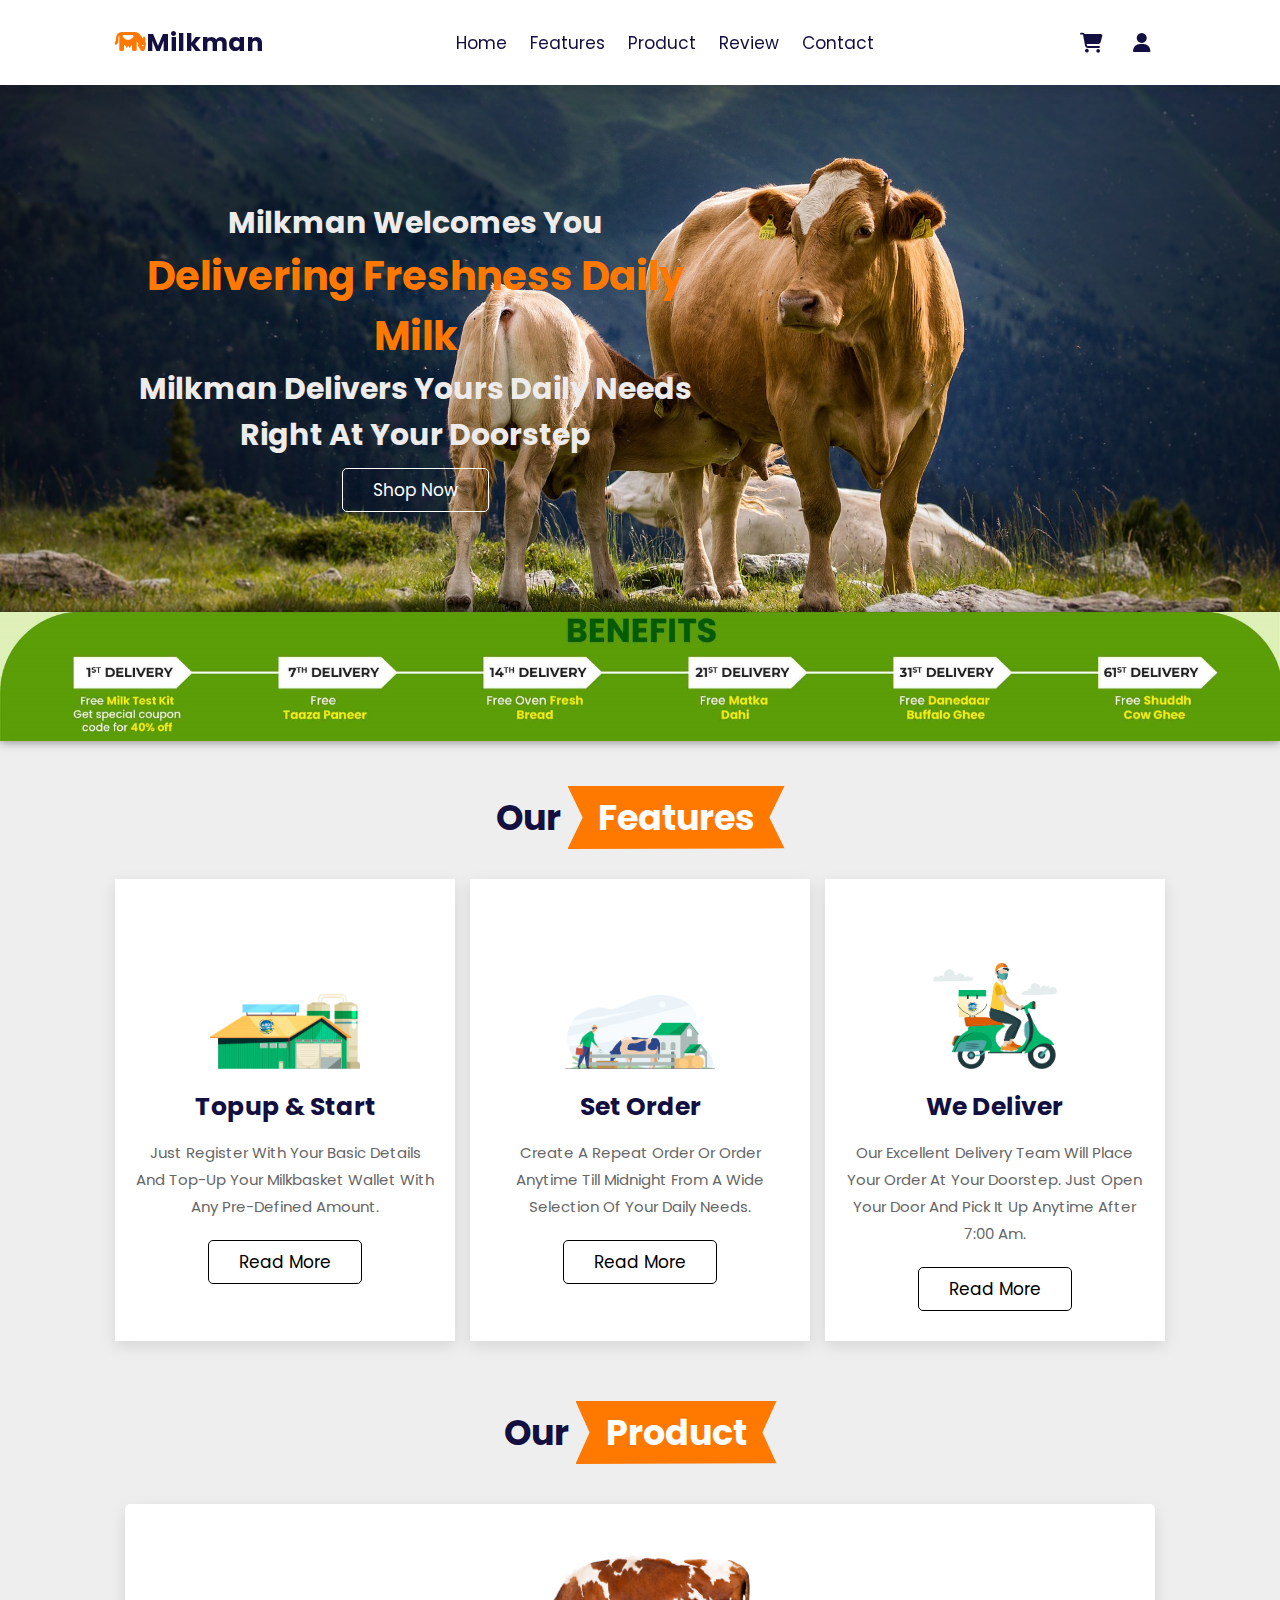
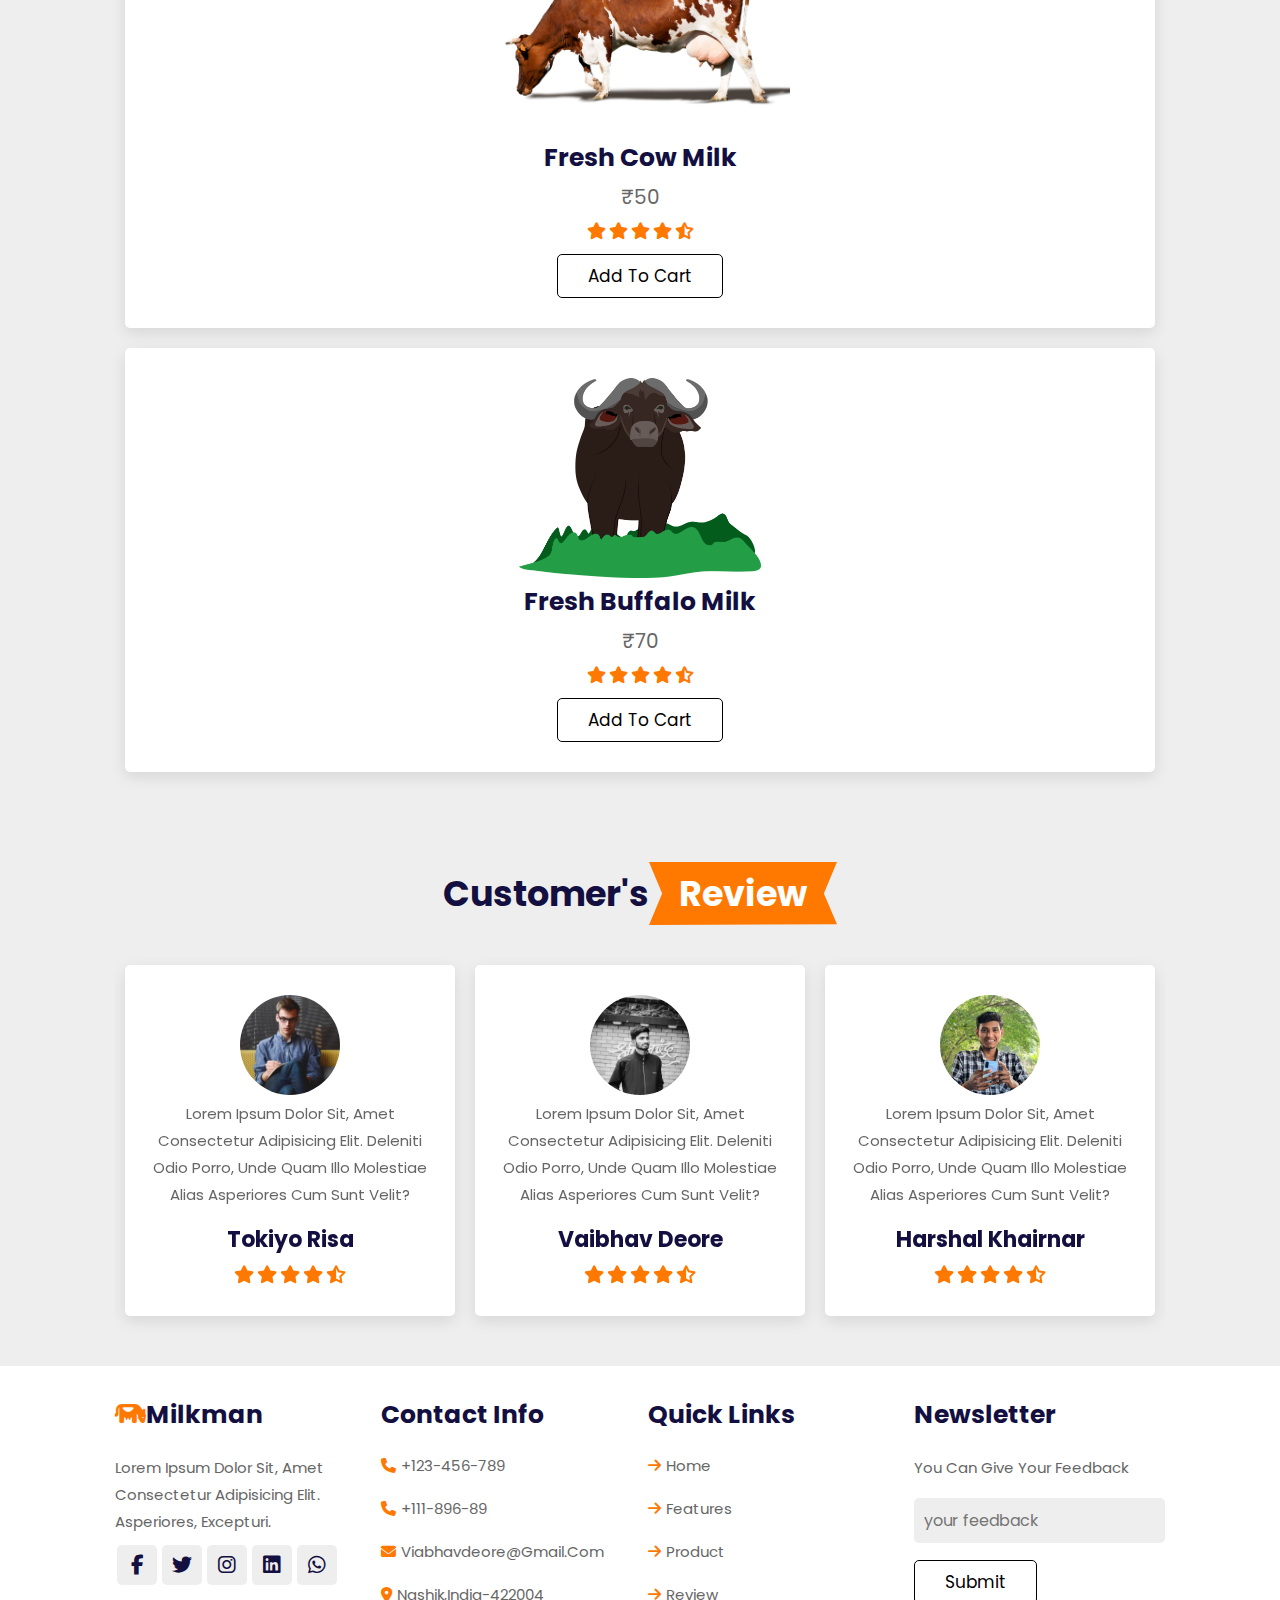
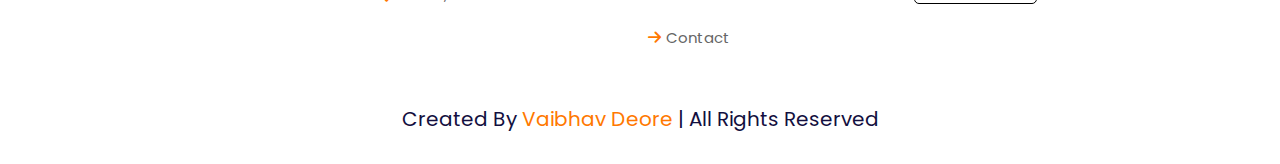
<file: index.html>
<!DOCTYPE html>
<html lang="en">
<head>
    <meta charset="UTF-8">
    <meta name="viewport" content="width=device-width, initial-scale=1.0">
    <title>milkman</title>
    <link rel="stylesheet" href="https://cdn.jsdelivr.net/npm/swiper@11/swiper-bundle.min.css">
    <link rel="stylesheet" href="style.css">
    <link rel="stylesheet" href="https://cdnjs.cloudflare.com/ajax/libs/font-awesome/6.5.1/css/all.min.css">
    <!-- <link rel="stylesheet" href="https://cdn.jsdelivr.net/npm/bootstrap@5.3.2/dist/css/bootstrap.min.css"> -->
    </head>
<body>
    <!--HEader start-->
    <header class="header">
        <a href="#" class="logo"><i class="fa-solid fa-cow"></i>milkman</a>
        <nav class="navbar">
            <a href="#home">Home</a>
            <a href="#features">Features</a>
            <a href="#products">Product</a>
            <a href="#review">review</a>
            <a href="#contact">Contact</a>
        </nav>
        <div class="icons">
            <div class="fas fa-bars" id="menu-btn"></div>
            <div class="fas fa-shopping-cart" id="cart-btn"></div>
            <div class="fas fa-user" id="login-btn"></div>
        </div>
        <div class="shopping-cart">
            <div class="box">
                <i class="fas fa-trash"></i>
                <img src="img/cowm.png" alt="">
                <div class="content">
                    <h3>Cow Milk</h3>
                    <span class="price">₹50/- liter</span>
                    <div class="quantity-controls">
                        <button class="decrement-btn">-</button>
                        <span class="quantity">0</span> 
                        <button class="increment-btn">+</button>
                    </div>
                </div>
            </div>
            <div class="box">
                <i class="fas fa-trash"></i>
                <img src="img/buffmain.png" alt="">
                <div class="content">
                    <h3>Buffalo Milk</h3>
                    <span class="price">₹70/- liter</span>
                    <div class="quantity-controls">
                        <button class="decrement-btn">-</button>
                        <span class="quantity">0</span> 
                        <button class="increment-btn">+</button>
                    </div>                </div>
            </div>
            <div class="total">total :₹00</div>
            <a href="#" class="btn" id="orderButton">Order</a>
        </div>
        <form action="" class="login-form">
            <h3>login form</h3>
            <input type="Email" placeholder="Enter your email" class="box">
            <input type="password" placeholder="Password" class="box">
            <p>forget your password <a href="#">click here</a></p>
            <p>don't have an account <a href="#" id="create-now">create now</a></p>
            <input type="button" value="login now" class="btn">
        </form>
    </header> 

    <!-- end header section -->
       
    <!-- home section start -->
    <section class="home" id="home">
        <div class="content">
            <h3>Milkman Welcomes You<br><span>Delivering Freshness Daily Milk<br></span>milkman delivers yours daily needs right at your doorstep</h3>
            <a href="#" class="btn1">Shop now</a>
        </div>
    </section>
    <img src="img/benefits.jpg" alt="" id="benefits">
    <!--End home section-->
    <!--Features start-->
    <section class="features" id="features">
       <h1 class="heading">our <span>features</span></h1> 
       <div class="box-container">
        <div class="box">
            <img src="img/box1.webp" alt="">
            <h3>Topup & Start</h3>
            <p>Just register with your basic details and top-up your Milkbasket wallet with any pre-defined amount.</p>
            <a href="#" class="btn">read more</a>
        </div>
        <div class="box">
            <img src="img/box2.webp" alt="">
            <h3>Set Order</h3>
            <p>Create a repeat order or order anytime till midnight from a wide selection of your daily needs.</p>
            <a href="#" class="btn">read more</a>
        </div>
        <div class="box">
            <img src="img/box3.webp" alt="">
            <h3>We Deliver</h3>
            <p>Our excellent delivery team will place your order at your doorstep. Just open your door and pick it up anytime after 7:00 am.</p>
            <a href="#" class="btn">read more</a>
        </div>
       </div>
    </section>
<!--Features end-->
<!--product start-->
<section class="products" id="products">
    <h1 class="heading">our <span>product</span></h1>
    <div class="product-slider">
        <div class="wrapper">
            <div class="box">
                <img src="img/cowm.png" alt="">
                <h3>fresh cow milk</h3>
                <div class="price">₹50</div>
                <div class="stars">
                    <i class="fas fa-star"></i>
                    <i class="fas fa-star"></i>
                    <i class="fas fa-star"></i>
                    <i class="fas fa-star"></i>
                    <i class="fas fa-star-half-alt"></i>
                </div>
                <a href="#" class="btn2">add to cart</a>
            </div>
            <div class="box">
                <img src="img/buffmain.png" alt="">
                <h3>fresh Buffalo milk</h3>
                <div class="price">₹70</div>
                <div class="stars">
                    <i class="fas fa-star"></i>
                    <i class="fas fa-star"></i>
                    <i class="fas fa-star"></i>
                    <i class="fas fa-star"></i>
                    <i class="fas fa-star-half-alt"></i>
                </div>
                <a href="#" class="btn2">add to cart</a>
            </div>
        </div>
    </div> 
</section>
<!--product end-->
<!-- review start -->
    <section class="review" id="review">
        <h1 class="heading">customer's<span>review</span></h1>
        <div class="swiper review-slider">
            <div class="swiper-wrapper">
                <div class="swiper-slide box">
                    <img src="img/peo0.jpeg" alt="">
                    <p>Lorem ipsum dolor sit, amet consectetur adipisicing elit. Deleniti odio porro, unde quam illo molestiae alias asperiores cum sunt velit?</p>
                    <h3>Vaibhav Deore</h3>
                    <div class="stars">
                    <i class="fas fa-star"></i>
                    <i class="fas fa-star"></i>
                    <i class="fas fa-star"></i>
                    <i class="fas fa-star"></i>
                    <i class="fas fa-star-half-alt"></i>
                    </div>
                </div>
                <div class="swiper-slide box">
                    <img src="img/peoharsh.png" alt="">
                    <p>Lorem ipsum dolor sit, amet consectetur adipisicing elit. Deleniti odio porro, unde quam illo molestiae alias asperiores cum sunt velit?</p>
                    <h3>Harshal Khairnar</h3>
                    <div class="stars">
                    <i class="fas fa-star"></i>
                    <i class="fas fa-star"></i>
                    <i class="fas fa-star"></i>
                    <i class="fas fa-star"></i>
                    <i class="fas fa-star-half-alt"></i>
                    </div>
                </div>
                <div class="swiper-slide box">
                    <img src="img/peo2.jpg" alt="">
                    <p>Lorem ipsum dolor sit, amet consectetur adipisicing elit. Deleniti odio porro, unde quam illo molestiae alias asperiores cum sunt velit?</p>
                    <h3>adi tukle</h3>
                    <div class="stars">
                    <i class="fas fa-star"></i>
                    <i class="fas fa-star"></i>
                    <i class="fas fa-star"></i>
                    <i class="fas fa-star"></i> 
                    <i class="fas fa-star-half-alt"></i>
                    </div>
                </div>
                <div class="swiper-slide box">
                    <img src="img/peor.png" alt="">
                    <p>Lorem ipsum dolor sit, amet consectetur adipisicing elit. Deleniti odio porro, unde quam illo molestiae alias asperiores cum sunt velit?</p>
                    <h3>Roshan</h3>
                    <div class="stars">
                    <i class="fas fa-star"></i>
                    <i class="fas fa-star"></i>
                    <i class="fas fa-star"></i>
                    <i class="fas fa-star"></i>
                    <i class="fas fa-star-half-alt"></i>
                    </div>
                </div>
                <div class="swiper-slide box">
                    <img src="img/peo4.jpg" alt="">
                    <p>Lorem ipsum dolor sit, amet consectetur adipisicing elit. Deleniti odio porro, unde quam illo molestiae alias asperiores cum sunt velit?</p>
                    <h3>barlin shem</h3>
                    <div class="stars">
                    <i class="fas fa-star"></i>
                    <i class="fas fa-star"></i>
                    <i class="fas fa-star"></i>
                    <i class="fas fa-star"></i>
                    <i class="fas fa-star-half-alt"></i>
                    </div>
                </div>
                <div class="swiper-slide box">
                    <img src="img/peo5.jpg" alt="">
                    <p>Lorem ipsum dolor sit, amet consectetur adipisicing elit. Deleniti odio porro, unde quam illo molestiae alias asperiores cum sunt velit?</p>
                    <h3>tokiyo risa</h3>
                    <div class="stars">
                    <i class="fas fa-star"></i>
                    <i class="fas fa-star"></i>
                    <i class="fas fa-star"></i>
                    <i class="fas fa-star"></i>
                    <i class="fas fa-star-half-alt"></i>
                    </div>
                </div>
            </div>
        </div>
    </section>
    <!-- review end -->
    <!-- footer start -->
    <section class="footer" id="contact">
        <div class="box-container">
            <div class="box">
                <h3><i class="fa-solid fa-cow"></i>Milkman</h3>
                <p>Lorem ipsum dolor sit, amet consectetur adipisicing elit. Asperiores, excepturi.</p>
                <div class="share">
                    <a href="" class="fab fa-facebook-f"></a>
                    <a href="" class="fab fa-twitter"></a>
                    <a href="" class="fab fa-instagram"></a>
                    <a href="" class="fab fa-linkedin"></a>
                    <a href="" class="fab fa-whatsapp"></a>
                </div>
            </div>
            <div class="box-container">
                <div class="box">
                    <h3>contact info</h3>
                    <a href="" class="links"><i class="fas fa-phone"></i>+123-456-789</a>
                    <a href="" class="links"><i class="fas fa-phone"></i>+111-896-89</a>
                    <a href="" class="links"><i class="fas fa-envelope"></i>viabhavdeore@gmail.com</a>
                    <a href="" class="links"><i class="fas fa-map-marker-alt"></i>nashik,india-422004</a>
                    </div>
                </div>
                <div class="box-container">
                    <div class="box">
                        <h3>quick links</h3>
                        <a href="" class="links"><i class="fas fa-arrow-right"></i>home</a>
                        <a href="" class="links"><i class="fas fa-arrow-right"></i>features</a>
                        <a href="" class="links"><i class="fas fa-arrow-right"></i>product</a>
                        <a href="" class="links"><i class="fas fa-arrow-right"></i>review</a>
                        <a href="" class="links"><i class="fas fa-arrow-right"></i>contact</a>
                        </div>
                    </div>
                    <div class="box-container">
                        <div class="box">
                            <h3>newsletter</h3>
                            <p>you can give your feedback</p>
                            <input type="email" placeholder="your feedback" class="email">
                            <input type="submit" value="Submit" class="btn">
                            </div>
                        </div>
        </div>
        <div class="credit">created by <span>Vaibhav Deore</span> | all rights reserved</div>
    </section>





    <script src="https://cdn.jsdelivr.net/npm/swiper@11/swiper-bundle.min.js"></script>
    <script src="script.js"></script> 
</body>
</html>
</file>
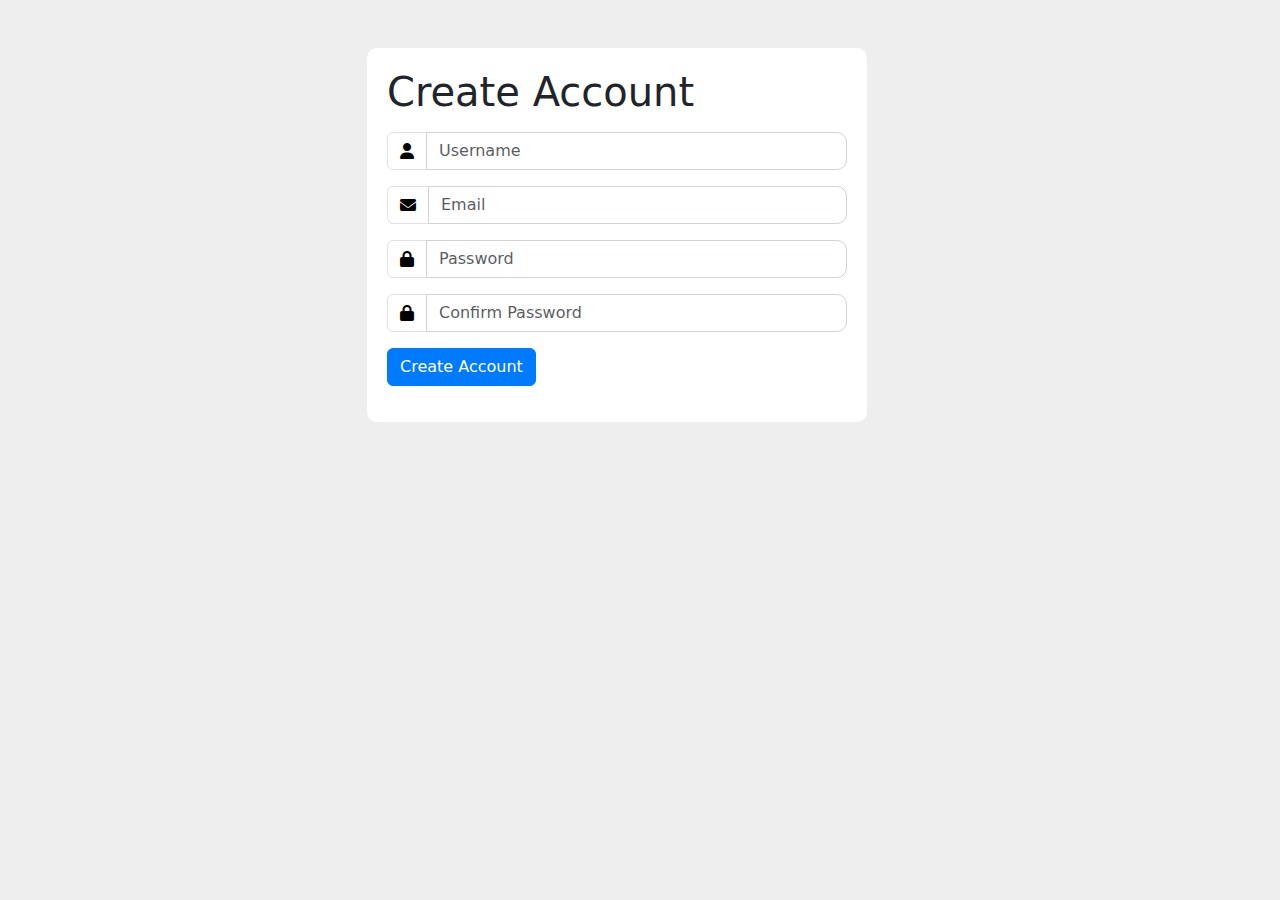
<file: account.html>
<!DOCTYPE html>
<html lang="en">
<head>
    <meta charset="UTF-8">
    <meta name="viewport" content="width=device-width, initial-scale=1.0">
    <title>Create Account</title>
    <!-- Bootstrap CSS -->
    <link href="https://cdnjs.cloudflare.com/ajax/libs/twitter-bootstrap/5.3.0/css/bootstrap.min.css" rel="stylesheet">
    <!-- Font Awesome CSS -->
    <link rel="stylesheet" href="https://cdnjs.cloudflare.com/ajax/libs/font-awesome/6.5.1/css/all.min.css">
    <style>
        .error-message {
            color: red;
            font-size: 14px;
        }
        .create-account-btn {
            background-color: #007bff;
            border-color: #007bff;
            color: #fff;
            transition: background-color 0.3s ease;
            text-align: center;
        }
        .create-account-btn:hover {
            background-color: #ff7800;
            border-color: #0056b3;
        }
        form {
            background-color: #fff;
            padding: 20px;
            border-radius: 10px;
        }
        .input-group-text {
            background-color: #fff;
            
        }
        body{
            background-color: #eee;
        }
        .input-group-text i {
            color: #000000;
            
        }
        .form-control {
            border-radius: 10px;
            border: 1px solid #ced4da; 
        }
    </style>
</head>
<body>
    <div class="container">
        <div class="row justify-content-center">
            <div class="col-md-6">
                <!-- create account start  -->
                <form class="mt-5" style="max-width: 500px ;" action="register.php" method="post">
                    <h1 class="mb-3">Create Account</h1>
                    <div class="mb-3 input-group">
                        <span class="input-group-text"><i class="fas fa-user"></i></span>
                        <input type="text" id="username" class="form-control" placeholder="Username" name="username" required>
                    </div>
                    <div class="mb-3 input-group">
                        <span class="input-group-text"><i class="fas fa-envelope"></i></span>
                        <input type="email" id="email" class="form-control" placeholder="Email" name="email" required>
                    </div>
                    <div class="mb-3 input-group">
                        <span class="input-group-text"><i class="fas fa-lock"></i></span>
                        <input type="password" id="password" class="form-control" placeholder="Password" name="password" required>
                    </div>
                    <div class="mb-3 input-group">
                        <span class="input-group-text"><i class="fas fa-lock"></i></span>
                        <input type="password" id="confirm-password" class="form-control" placeholder="Confirm Password" name="confirm-password" required>
                    </div>
                    <button type="submit" name="submit" class="btn create-account-btn">Create Account</button>
                    <div id="error-message" class="error-message mt-3"></div>
                </form>
                <!-- create account end -->
            </div>
        </div>
    </div>

    <!-- Bootstrap JS  -->
    <script src="https://cdnjs.cloudflare.com/ajax/libs/twitter-bootstrap/5.3.0/js/bootstrap.bundle.min.js"></script>

    <script>
        document.addEventListener("DOMContentLoaded", function() {
            const form = document.querySelector('form');
            const error = document.querySelector('.error-message');

        
                if (password.length < 6) {
                    error.textContent = 'Password should be at least 6 characters long.';
                    return;
                }

                if (password !== confirmPassword) {
                    error.textContent = 'Passwords do not match.';
                    return;
                }

                // Here, you can perform AJAX request to send data to server and create account
                // Upon successful creation, you can redirect to home page
                
                // Change 'index.html' to your home page URL
                
               // window.location.href = 'index.html';

            });
        
    </script>

</body>
</html>
</file>
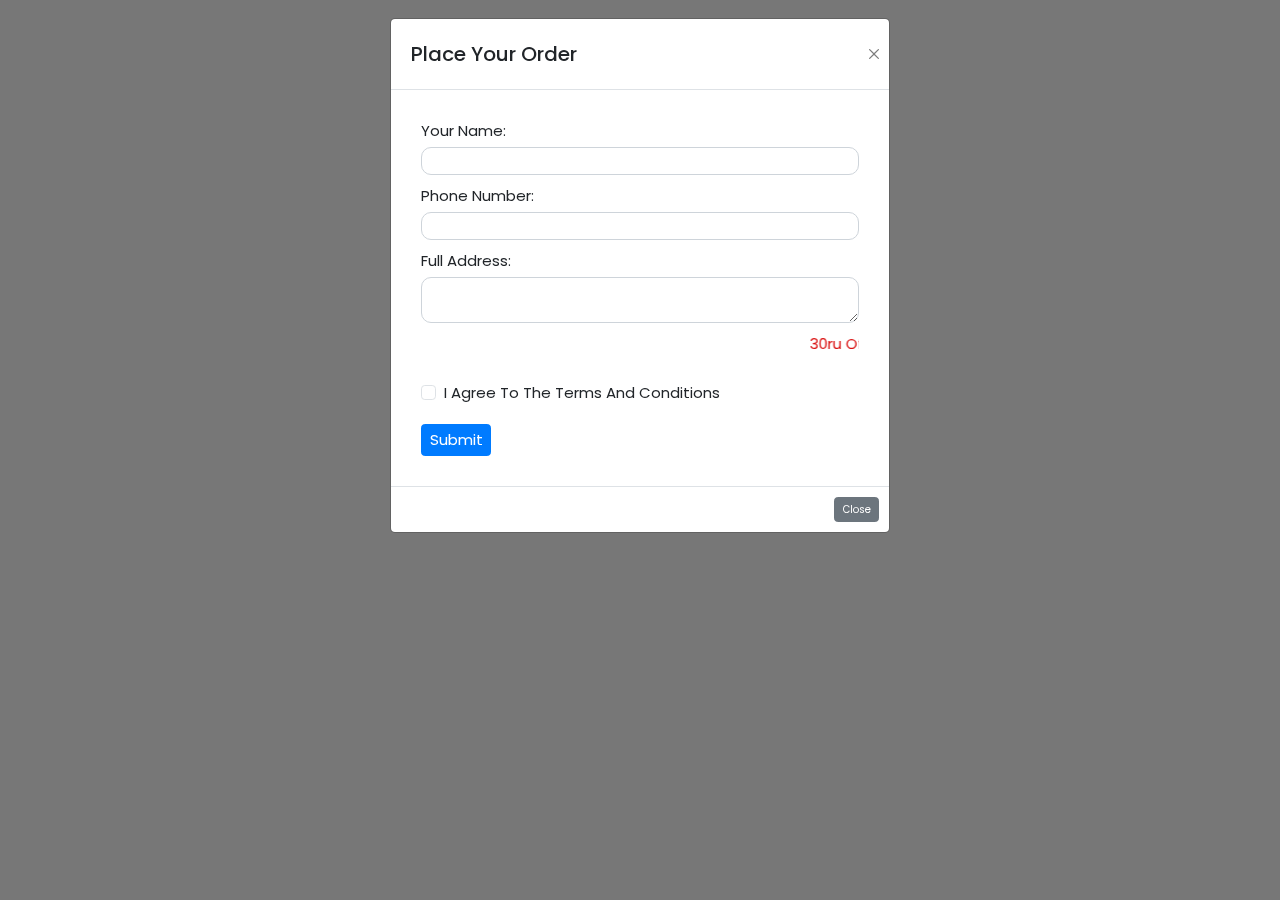
<file: order.html>
<!DOCTYPE html>
<html lang="en">
<head>
    <meta charset="UTF-8">
    <meta name="viewport" content="width=device-width, initial-scale=1.0">
    <title>Your Order</title>
    <!-- Link to your CSS file -->
    <link rel="stylesheet" href="style.css">
    <!-- Font Awesome CSS -->
    <link rel="stylesheet" href="https://cdnjs.cloudflare.com/ajax/libs/font-awesome/6.5.1/css/all.min.css">
    <!-- Link to your Bootstrap CSS (optional) -->
    <link rel="stylesheet" href="https://cdnjs.cloudflare.com/ajax/libs/twitter-bootstrap/5.3.0/css/bootstrap.min.css">
    <!-- Your custom styles -->
    <style>
      
        .error-message {
            color: red;
            font-size: 16px; 
        }
        .create-account-btn {
            background-color: #007bff;
            border-color: #007bff;
            color: #fff;
            transition: background-color 0.3s ease, color 0.3s ease; /* Smooth transition */
            text-align: center;
            font-size: 15px; 
        }
        .create-account-btn:hover {
            background-color: #ff7800;
            border-color: #0056b3;
            color: #fff;
        }
        form {
            background-color: #fff;
            padding: 20px;
            border-radius: 10px;
            font-size: 15px;
        }
        .input-group-text {
            background-color: #fff;
        }
        h5{
            font-size: 20px;
            padding: 10px;
        }
        body{
            background-color: #eee;
        }
        .input-group-text i {
            color: #000000;
            
        }
        .form-control {
            border-radius: 10px;
            border: 1px solid #ced4da; /* Add border styling */
            font-size: 12px; /* Increased font size */
            transition: border-color 0.3s ease; /* Smooth transition */
        }
    </style>
</head>
<body>
    <!-- Your existing content -->

    <!-- Modal -->
    <div class="modal" id="orderModal">
        <div class="modal-dialog">
            <div class="modal-content">
                <!-- Modal Header -->
                <div class="modal-header" style="text-align:center" >
                    <h5 class="modal-title ">Place Your Order</h5>
                    <button type="button" class="btn-close" data-bs-dismiss="modal" aria-label="Close"></button>
                </div>

                <!-- Modal Body -->
                <div class="modal-body" >
                    <!-- Your form goes here -->
                    <form id="orderForm" action="order.php" method="post" >
                        <div class="mb-3">
                            <label for="customerName" class="form-label">Your Name:</label>
                            <input type="text" class="form-control" name="username" id="customerName" required>
                        </div>
                        <div class="mb-3">
                            <label for="phoneNumber" class="form-label">Phone Number:</label>
                            <input type="tel" class="form-control" name="phone" id="phoneNumber" required>
                        </div>
                        <div class="mb-3">
                            <label for="address" class="form-label">Full Address:</label>
                            <textarea class="form-control" id="address" name="address" required></textarea>
                        </div>
                        <div class="mb-3 text-center" style="color:rgb(218, 17, 17) ";>
                            <marquee><p>30ru of Delivery charges are taken</p></marquee>
                        </div>
                        <div class="form-check mb-3">
                            <input class="form-check-input" type="checkbox" value="" id="termsConditions" required>
                            <label class="form-check-label" for="termsConditions">
                                I agree to the terms and conditions
                            </label>
                        </div>
                        
                        <button type="submit" class="btn create-account-btn" name="submit">Submit</button>
                    </form>
                </div>

                <!-- Modal Footer -->
                <div class="modal-footer">
                    <button type="button" class="btn btn-secondary" data-bs-dismiss="modal">Close</button>
                </div>
            </div>
        </div>
    </div>

    <!-- Your existing content -->

    <!-- Script to display the modal when the page loads -->
    <script>
        document.addEventListener('DOMContentLoaded', function() {
            var myModal = new bootstrap.Modal(document.getElementById('orderModal'));
            myModal.show();
        });
    </script>
    <script src="https://cdnjs.cloudflare.com/ajax/libs/twitter-bootstrap/5.3.0/js/bootstrap.bundle.min.js"></script>
</body>
</html>
</file>
<file: style.css>
@import url('https://fonts.googleapis.com/css2?family=Poppins:wght@100;300;400;500;600&display=swap');
:root{
    --orange:#ff7800;
    --black:#130f40;
    --light-color:#666;
    --box-shadow:0 .5rem 1.5rem rgba(0,0,0,.1);
    --border:2rem solid rgba(0,0,0,.1);
    --outline:1rem solid rgba(0,0,0,.1);
    --outline-hover:.2 rem solid var (--black);
}
*{
    font-family: 'Poppins', sans-serif;
    margin: 0;
    padding: 0;
    box-sizing: border-box;
    outline: none;border: none;
    text-decoration: none;
    text-transform: capitalize;
    transition: all.2s linear;
    
}
html{
    font-size: 62.5%;
    overflow: scroll;
    scroll-padding: 7rem;
    scroll-padding-top: 7rem;
    scroll-behavior:smooth;
}
body{ 
    background-color: #eee;
}
section{
    padding: 2rem 9%;
}
.heading{
    text-align: center;
    padding: 2rem 0;
    padding-bottom: 3rem;
    font-size: 3.5rem;
    color: var(--black);
}
.heading span{
    background: var(--orange);
    color: #fff;
    padding: .5rem 3rem;
    display: inline-block;
    clip-path: polygon(100% 0,93% 50%,100% 99%,0% 100%,7% 50%,0% 0%);

}
.btn{
    margin-top: 1rem;
    display: inline-block;
    padding: .8rem 3rem;
    font-size: 1.7rem;
    border-radius: .5rem;
    border: 1px solid black;
    color: black;
    cursor: pointer;
    background: none;
}
.btn:hover{
    background-color: var(--orange);
    color: #fff;
}
.btn1{
    margin-top: 1rem;
    display: inline-block;
    padding: .8rem 3rem;
    font-size: 1.7rem;
    border-radius: .5rem;
    border: 1.5px solid rgb(255, 255, 255);
    color: rgb(255, 255, 255);
    background-color: var(--black);
    cursor: pointer;
    background: none;
}
.btn1:hover{
    background-color: var(--orange);
    color: #000000;
}
/* for add to cart btn  */
.btn2{
    margin-top: 1rem;
    display: inline-block;
    padding: .8rem 3rem;
    font-size: 1.7rem;
    border-radius: .5rem;
    border: 1px solid black;
    color: black;
    cursor: pointer;
    background: none;
}
.btn2:hover{
    background-color: var(--orange);
    color: #fff;
}
.header {
    position: fixed;
    top: 0;
    left: 0;
    right: 0;
    z-index: 1000;
    display: flex;
    align-items: center;
    justify-content: space-between;
    padding: 2rem 9%;
    background: #fff;
    /* Add box-shadow definition or provide a default value */
    box-shadow: var(--box-shadow, none);
}

.header .logo {
    font-size: 2.5rem;
    font-weight: bolder;
    color: var(--black, #000); /* Add a default value */
}

.header .logo i {
    color: var(--orange, orange); /* Add a default value */
}

.header .navbar a {
    font-size: 1.7rem;
    margin: 0 1rem;
    color: var(--black, #000); /* Add a default value */
}

.header .navbar a:hover {
    color:var(--orange); /* Add a default value */
}
.header .icons div{
    height: 4.5rem;
    width: 4.5rem;
    line-height: 4.5rem;
    border-radius: .5rem;
    background: #ffffff;
    color: var(--black);
    font-size: 2rem;
    margin-left:.3rem ;
    text-align: center;
    cursor: pointer;
}
.header .icons div:hover{
    background: var(--orange);
    color: #fff;
}
#menu-btn{
    display: none;
}
/* .shopping-cart start */
.header .shopping-cart{
    position: absolute;
    top: 110%; right: -110%;
    padding: 1rem;
    border-radius: .5rem;
    box-shadow: var(--box-shadow);
    width: 35rem;
    background: #fff;
}
.header .shopping-cart.active {
    right: 2rem;
    transition: .4s linear;
}

.header .shopping-cart .box{
    display: flex;
    align-items: center;
    gap: 1rem;
    position: relative;
    margin: 1rem 0;
}
.header .shopping-cart .box img{
    height: 10rem;
}
.header .shopping-cart .box .fa-trash {
    font-size: 2rem;
    position: absolute;
    top: 50%;
    right: 2rem;
    cursor: pointer;
    color: var(--light-color);
    transform: translateY(-50%);
}

.header .shopping-cart .box .fa-trash:hover{
    color: var(--orange);
}
.header .shopping-cart .box .content h3{
    color: var(--light-color);
    font-size: 1.7rem;
    padding-bottom: 1rem;
}
.header .shopping-cart .box .content span{
    color: var(--black);
    font-size: 1.6rem;
}
.header .shopping-cart .box .content .quantity{
    padding-left: 1rem;
}
.header .shopping-cart .total{
    font-size: 2.5rem;
    padding: 1rem 0;
    text-align: center;
    color: var(--black);
}
.header .shopping-cart .btn{
    display: block;
    text-align: center;
    margin: 1rem;
}
/* .increment-btn {
    background-color: #007bff;
    color: #fff;
    border: none;
    border-radius: 4px;
    padding: 0.5rem 1rem;
    cursor: pointer;
}

/* Add hover effect */
/* .increment-btn:hover {
    background-color: #0056b3;
} 
/* Styles for increment and decrement buttons */
.quantity-controls button {
    width: 30px;
    height: 30px;
    background-color: #f0f0f0;
    border-radius: 4px;
    cursor: pointer;
}

.quantity-controls button:hover {
    background-color: var(--orange);
    outline-offset: none;
}



/* .shopping-cart end */
.header .login-form{
    position: absolute;
    top: 110%; right:-110%;
    width: 30rem;
    box-shadow: var(--box-shadow);
    padding: 2rem;
    background: #fff;
    border-radius: .5rem;
    text-align: center;
}
.header .login-form.active{
    right: 2rem;
    transition: .4s linear;
}
.header .login-form h3{
    font-size: 2.5rem;
    color: var(--black);
    text-transform: uppercase;
}
.header .login-form .box{
    margin: .7rem 0;
    width: 100%;
    background: #eee;
    border-radius: .5rem;
    padding: 1rem;
    font-size: 1.6rem;
    color: var(--black);
    text-transform: none;

}
.header .login-form p{
    font-size: 1.4rem;
    padding: .5rem 0;
    color: var(--light-color);
}
.header .login-form p a{
    color: var(--orange);
    text-decoration: underline;
}
/* end */
#benefits{
    position: relative;
    width: 100%;
    height: auto; 
    max-width: 100%; 
    box-shadow: 0 0 10px rgba(0, 0, 0, 0.5);
}
.home{
    display: flex;
    align-items: center;
    justify-content: left;
    background: url(img/cow-4352623_1920.jpg)no-repeat;
    background-position: center;
    background-size: cover;
    padding-top: 20rem;
    padding-bottom: 10rem;
}

.home .content{
    text-align:center;
    width: 60rem;
}
.home .content h3{
    color: rgb(238, 235, 235);
    font-size: 3rem;
}
.home .content h3 span{
    color:var(--orange);
    font-size: 4rem;
}
.home .content p{
    color: var(--light-color);
    font-size: 1.7rem;
    padding: 1rem 0;
    line-height: 1.8;
}
.features .box-container{
    display: grid;
    grid-template-columns: repeat(auto-fit,minmax(30rem,1fr));
    gap: 1.5rem;
}
.features .box-container .box {
    padding: 3rem 2rem;
    background-color: #fff;
    outline: 2px solid rgb(255, 255, 255); 
    outline-offset: -1rem;
    text-align: center;
    box-shadow: var(--box-shadow);
    transition: outline 0.3s ease; 
   
}

.features .box-container .box:hover {
    outline-color: var(--black); 
    outline-offset: 0; 
}


.features .box-container .box img{
    margin: 1rem 0;
    height: 15rem;
}
.features .box-container .box h3{
    font-size: 2.5rem;
    line-height: 1.8;
    color: var(--black);
    
}
.features .box-container .box p{
    font-size: 1.5rem;
    line-height: 1.8;
    color: var(--light-color);
    padding: 1rem 0;
}
/* product */
.products .product-slider{
    padding: 1rem;
}
.products .product-slider:first-child{
  
    margin-bottom: 2rem;
}
.products .product-slider .box{
    background: #fff;
    border-radius: .5rem;
    margin-bottom: 2rem;
    text-align: center;
    padding: 3rem 2rem;
    outline: 2px solid transparent; 
    outline-offset: -1rem;
    box-shadow: var(--box-shadow);
    transition: .2s linear;
}
.products .product-slider .box:hover{
    outline-color: var(--black); 
    outline-offset: 0; 
}
.products .product-slider .box img{
    height: 20rem;
}
.products .product-slider .box h3{
    font-size: 2.5rem;
    color: var(--black);
}
.products .product-slider .box .price{
    font-size: 2rem;
    color: var(--light-color);
    padding: .5rem 0;
}
.products .product-slider .box .stars i{
    font-size: 1.7rem;
    color: var(--orange);
    padding: .5rem 0;
}
.review .review-slider{
    padding: 1rem;
}
.review .review-slider .box{
    background: #fff;
    border-radius: .5rem;
    margin-bottom: 2rem;
    text-align: center;
    padding: 3rem 2rem;
    outline: 2px solid transparent; 
    outline-offset: -1rem;
    box-shadow: var(--box-shadow);
    transition: .2s linear;
}
.review .review-slider .box:hover{
    outline-color: var(--black); 
    outline-offset: 0; 
}
.review .review-slider .box img{
    height: 10rem;
    width: 10rem;
    border-radius:50% ;
}
.review .review-slider .box p{
    padding-bottom: .5rem;
    line-height: 1.8;
    color: var(--light-color);
    font-size: 1.5rem;
}
.review .review-slider .box h3{
    padding: 1rem 0;
    color: var(--black);
    font-size: 2.2rem;
}
.review .review-slider .box .stars i{
    color: var(--orange);
    font-size: 1.8rem;
}
.footer{
    background: #fff;
}
.footer .box-container{
    display: grid;
    grid-template-columns: repeat(auto-fit,minmax(25rem,1fr));
    gap: 1.5rem;
}
.footer .box-container .box h3{
    font-size: 2.5rem;
    color: var(--black);
    padding: 1rem 0;
}
.footer .box-container .box h3 i{
    color: var(--orange);
}
.footer .box-container .box .links{
    display: block;
    font-size: 1.5rem;
    color: var(--light-color);
    padding: 1rem 0;
}
.footer .box-container .box .links i{
    color: var(--orange);
    padding-right: .5rem;
}
.footer .box-container .box .links:hover i{
    padding-right: 2rem;
}
.footer .box-container .box p{
    line-height: 1.8;
    font-size: 1.5rem;
    color: var(--light-color);
    padding: 1rem 0;
}
.footer .box-container .box .share a{
    height: 4rem;
    width: 4rem;
    line-height: 4rem;
    border-radius: .5rem;
    font-size: 2rem;
    color: var(--black);
    margin-left: .2rem;
    background: #eee;
    text-align: center;
}
.footer .box-container .box .share a:hover{
    background: var(--orange);
    color: #fff;
}

.footer .box-container .box .email{
    width: 100%;
    margin: .7rem 0;
    padding: 1rem;
    border-radius: .5rem;
    background: #eee;
    font-size: 1.6rem;
    color: var(--black);
    text-transform:none;
}
.footer .credit{
    text-align: center;
    margin-top: 2rem;
    padding: 1rem;
    padding-top: 2.5rem;
    font-size: 2rem;
    color: var(--black);
}
.footer .credit span{
    color: var(--orange);
}
















/* media queries */
@media(max-width:991px){
    html{
        font-size: 55%;
    }
    .header{
        padding: 2rem;
    }
    section{
        padding: 2rem;
    }
}
@media(max-width:768px){
    #menu-btn{
        display: inline-block;
    }
    .header .navbar{
        position: absolute;
        top: 110%;right: -110%;
        box-shadow: var(--box-shadow);
        border-radius: .5rem;
        background: #fff;
    }
    .header .navbar.active{
        right: 2rem;
        transition: .4s linear;

    }
    .header .navbar a{
        font-size: 2rem;
        margin: 2rem 2.5rem;
        display: block;
    }
}
@media(max-width:450px){
    html{
        font-size: 50%;
    }
    .heading{
        font-size: 2.5rem;
    }
    .footer{
        text-align: center;
    }
}
</file>
